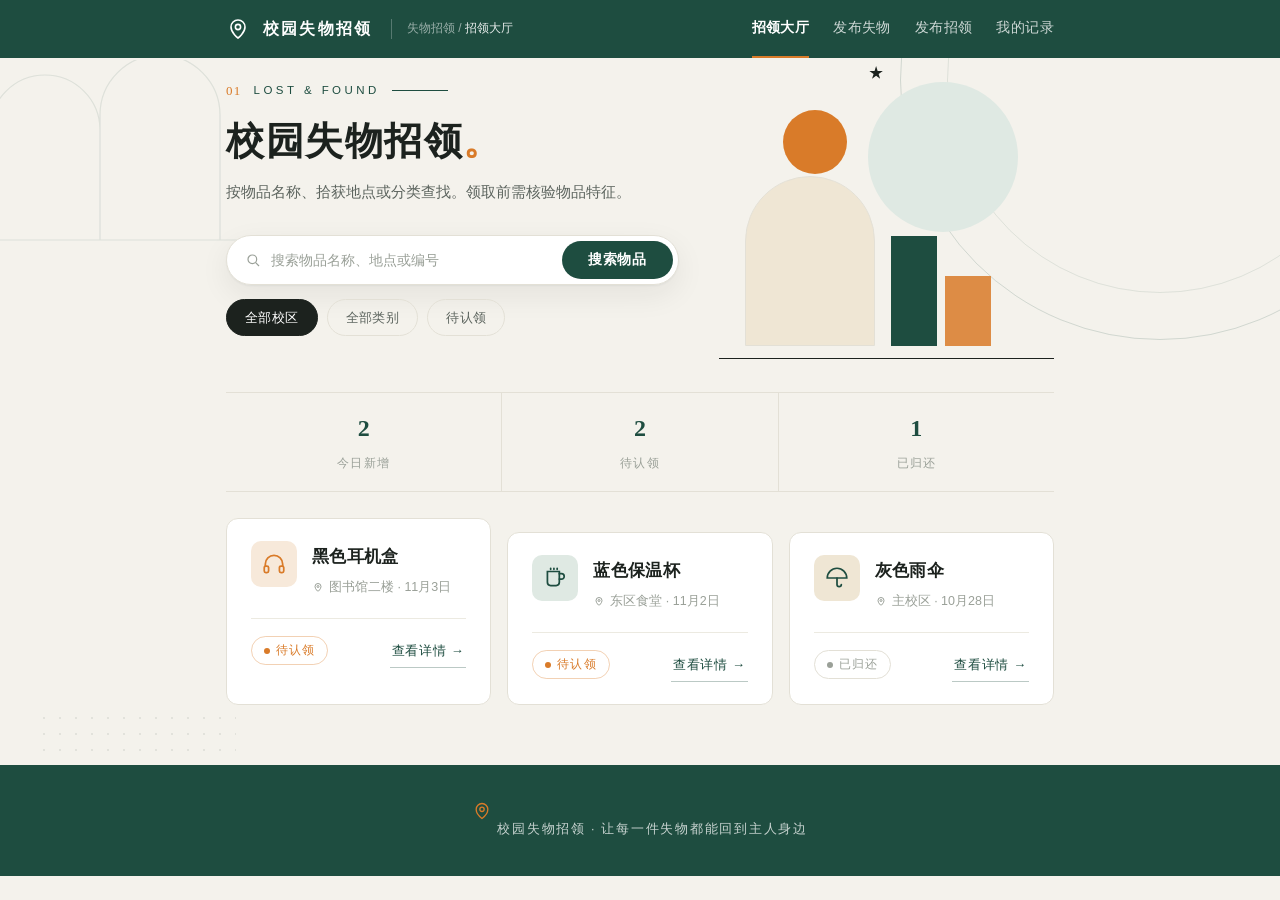
<file: index.html>
<!DOCTYPE html>
<html lang="zh-CN">
<head>
<meta charset="UTF-8">
<meta name="viewport" content="width=device-width, initial-scale=1.0">
<title>招领大厅 · 校园失物招领</title>
<link rel="stylesheet" href="css/style.css">
</head>
<body>
<div class="deco">
  <div class="d-circle"></div>
  <div class="d-dots"></div>
  <svg class="d-arch" viewBox="0 0 300 200" fill="none" stroke-width="1.2"><path d="M20 180 V70 a55 55 0 0 1 110 0 V180 M130 180 V55 a60 60 0 0 1 120 0 V180"/><line x1="0" y1="180" x2="300" y2="180"/></svg>
</div>

<header class="site"><div class="nav-in">
  <svg class="mark" viewBox="0 0 24 24" fill="none" stroke="currentColor" stroke-width="1.6"><path d="M12 21s-7-5.1-7-11a7 7 0 0 1 14 0c0 5.9-7 11-7 11z"/><circle cx="12" cy="10" r="2.6"/></svg>
  <div class="brand">校园失物招领</div>
  <div class="crumb">失物招领 / <b>招领大厅</b></div>
  <nav class="links">
    <a class="on" href="index.html">招领大厅</a><a href="lost.html">发布失物</a><a href="found.html">发布招领</a><a href="records.html">我的记录</a>
  </nav>
</div></header>

<main class="wrap">
  <div class="hero">
    <div>
      <div class="kicker" data-n="01">Lost &amp; Found</div>
      <h1 class="title">校园失物招领<span class="dot">。</span></h1>
      <p class="sub">按物品名称、拾获地点或分类查找。领取前需核验物品特征。</p>
      <div class="search">
        <svg viewBox="0 0 24 24" fill="none" stroke="currentColor" stroke-width="1.8"><circle cx="11" cy="11" r="6.5"/><path d="M16 16l5 5"/></svg>
        <input id="searchInput" placeholder="搜索物品名称、地点或编号">
        <button id="searchBtn">搜索物品</button>
      </div>
      <div class="chips">
        <span class="chip on" data-filter="all">全部校区</span>
        <span class="chip" data-filter="all">全部类别</span>
        <span class="chip" data-filter="wait">待认领</span>
      </div>
    </div>
    <div class="hero-art">
      <div class="a-circle"></div>
      <div class="a-sun"></div>
      <div class="a-star"></div>
      <div class="a-arch"></div>
      <div class="a-bar"></div>
      <div class="a-bar2"></div>
      <div class="a-line"></div>
    </div>
  </div>

  <div class="stats">
    <div class="stat"><b>2</b><span>今日新增</span></div>
    <div class="stat"><b>2</b><span>待认领</span></div>
    <div class="stat"><b>1</b><span>已归还</span></div>
  </div>

  <div class="grid" id="cardGrid">
    <div class="card item" data-name="黑色耳机盒" data-place="主校区 图书馆二楼" data-status="wait">
      <div class="top">
        <div class="gi amber"><svg viewBox="0 0 24 24" fill="none" stroke="currentColor" stroke-width="1.6" stroke-linecap="round"><path d="M4 14v-2a8 8 0 0 1 16 0v2"/><rect x="3" y="14" width="4" height="6" rx="1.5"/><rect x="17" y="14" width="4" height="6" rx="1.5"/></svg></div>
        <div><h3>黑色耳机盒</h3><div class="meta"><svg viewBox="0 0 24 24" fill="none" stroke="currentColor" stroke-width="2"><path d="M12 21s-6-5-6-10a6 6 0 0 1 12 0c0 5-6 10-6 10z"/><circle cx="12" cy="11" r="2"/></svg>图书馆二楼 · 11月3日</div></div>
      </div>
      <div class="foot"><span class="tag wait">待认领</span><a class="btn-mini" href="detail.html">查看详情 →</a></div>
    </div>
    <div class="card item" data-name="蓝色保温杯" data-place="东区食堂" data-status="wait">
      <div class="top">
        <div class="gi"><svg viewBox="0 0 24 24" fill="none" stroke="currentColor" stroke-width="1.6" stroke-linecap="round"><path d="M5 6h11v10a3 3 0 0 1-3 3H8a3 3 0 0 1-3-3V6z"/><path d="M16 8h2a2.5 2.5 0 0 1 0 5h-2"/><path d="M8 3v1M11 3v1M14 3v1"/></svg></div>
        <div><h3>蓝色保温杯</h3><div class="meta"><svg viewBox="0 0 24 24" fill="none" stroke="currentColor" stroke-width="2"><path d="M12 21s-6-5-6-10a6 6 0 0 1 12 0c0 5-6 10-6 10z"/><circle cx="12" cy="11" r="2"/></svg>东区食堂 · 11月2日</div></div>
      </div>
      <div class="foot"><span class="tag wait">待认领</span><a class="btn-mini" href="detail.html">查看详情 →</a></div>
    </div>
    <div class="card item" data-name="灰色雨伞" data-place="主校区" data-status="done">
      <div class="top">
        <div class="gi sand"><svg viewBox="0 0 24 24" fill="none" stroke="currentColor" stroke-width="1.6" stroke-linecap="round"><path d="M12 3a9 9 0 0 1 9 9H3a9 9 0 0 1 9-9z"/><path d="M12 12v6a2 2 0 0 0 4 0"/></svg></div>
        <div><h3>灰色雨伞</h3><div class="meta"><svg viewBox="0 0 24 24" fill="none" stroke="currentColor" stroke-width="2"><path d="M12 21s-6-5-6-10a6 6 0 0 1 12 0c0 5-6 10-6 10z"/><circle cx="12" cy="11" r="2"/></svg>主校区 · 10月28日</div></div>
      </div>
      <div class="foot"><span class="tag done">已归还</span><a class="btn-mini" href="detail.html">查看详情 →</a></div>
    </div>
  </div>

  <p class="empty" id="emptyState" hidden>没有找到匹配的物品 — 换个关键词，或点「全部校区」重置筛选。</p>
</main>

<footer>
  <svg class="f-mark" viewBox="0 0 24 24" fill="none" stroke="currentColor" stroke-width="1.6"><path d="M12 21s-7-5.1-7-11a7 7 0 0 1 14 0c0 5.9-7 11-7 11z"/><circle cx="12" cy="10" r="2.6"/></svg>
  校园失物招领 · 让每一件失物都能回到主人身边
</footer>
<script src="js/app.js"></script>
</body>
</html>
</file>
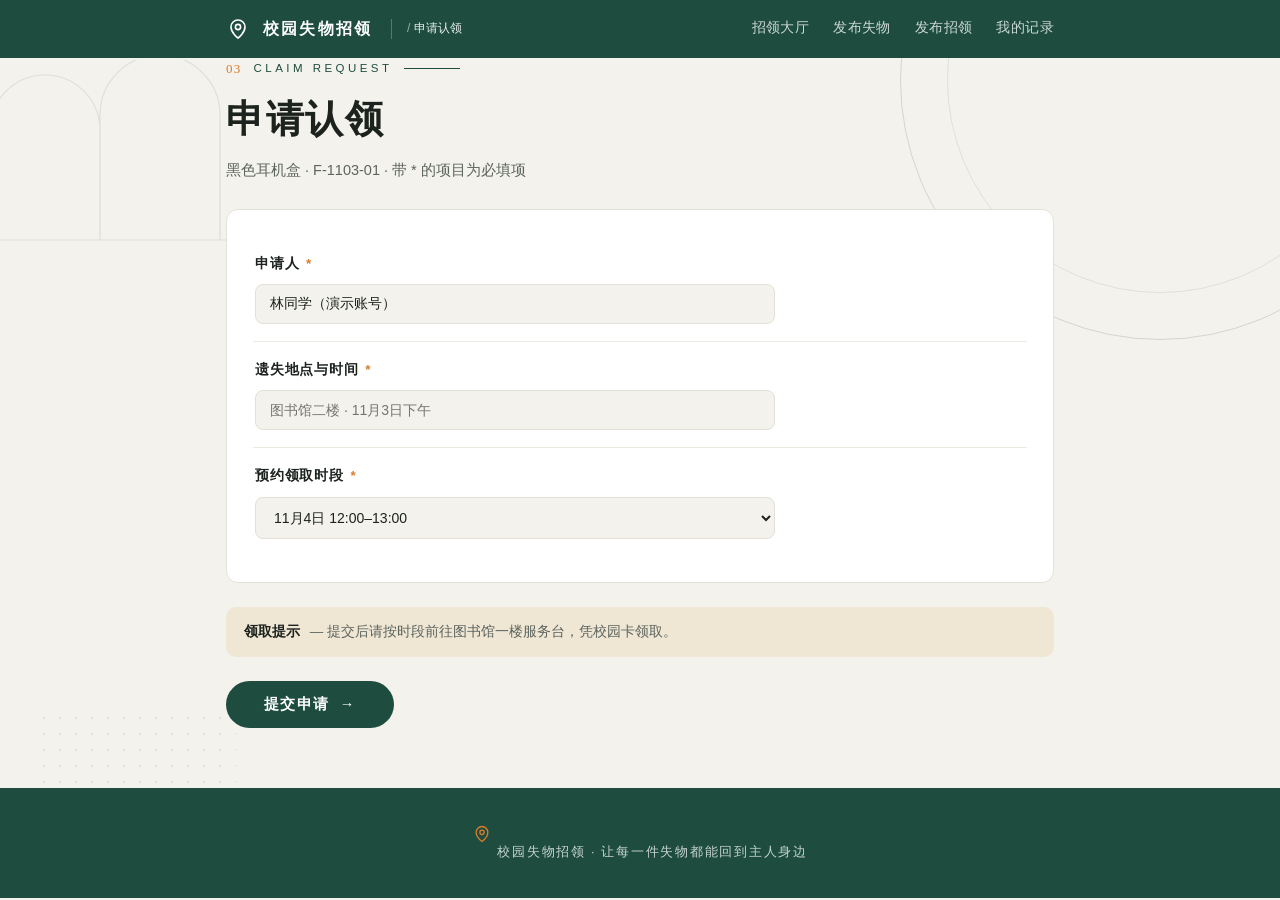
<file: apply.html>
<!DOCTYPE html>
<html lang="zh-CN">
<head>
<meta charset="UTF-8">
<meta name="viewport" content="width=device-width, initial-scale=1.0">
<title>申请认领 · 校园失物招领</title>
<link rel="stylesheet" href="css/style.css">
</head>
<body>
<div class="deco">
  <div class="d-circle"></div>
  <div class="d-dots"></div>
  <svg class="d-arch" viewBox="0 0 300 200" fill="none" stroke-width="1.2"><path d="M20 180 V70 a55 55 0 0 1 110 0 V180 M130 180 V55 a60 60 0 0 1 120 0 V180"/><line x1="0" y1="180" x2="300" y2="180"/></svg>
</div>

<header class="site"><div class="nav-in">
  <svg class="mark" viewBox="0 0 24 24" fill="none" stroke="currentColor" stroke-width="1.6"><path d="M12 21s-7-5.1-7-11a7 7 0 0 1 14 0c0 5.9-7 11-7 11z"/><circle cx="12" cy="10" r="2.6"/></svg>
  <div class="brand">校园失物招领</div>
  <div class="crumb">/ <b>申请认领</b></div>
  <nav class="links">
    <a href="index.html">招领大厅</a><a href="lost.html">发布失物</a><a href="found.html">发布招领</a><a href="records.html">我的记录</a>
  </nav>
</div></header>

<main class="wrap">
  <div class="kicker" data-n="03">Claim Request</div>
  <h1 class="title">申请认领</h1>
  <p class="sub">黑色耳机盒 · F-1103-01 · 带 <span style="color:var(--amber)">*</span> 的项目为必填项</p>

  <div class="card" style="margin-top:26px">
    <div class="field"><label>申请人 <i>*</i></label><input value="林同学（演示账号）"></div>
    <div class="field"><label>遗失地点与时间 <i>*</i></label><input placeholder="图书馆二楼 · 11月3日下午"></div>
    <div class="field"><label>预约领取时段 <i>*</i></label>
      <select><option>11月4日 12:00–13:00</option><option>11月4日 17:00–18:00</option><option>11月5日 12:00–13:00</option></select>
    </div>
  </div>

  <div class="notice"><b>领取提示</b> — 提交后请按时段前往图书馆一楼服务台，凭校园卡领取。</div>
  <button class="btn">提交申请</button>
</main>

<footer>
  <svg class="f-mark" viewBox="0 0 24 24" fill="none" stroke="currentColor" stroke-width="1.6"><path d="M12 21s-7-5.1-7-11a7 7 0 0 1 14 0c0 5.9-7 11-7 11z"/><circle cx="12" cy="10" r="2.6"/></svg>
  校园失物招领 · 让每一件失物都能回到主人身边
</footer>
</body>
</html>
</file>
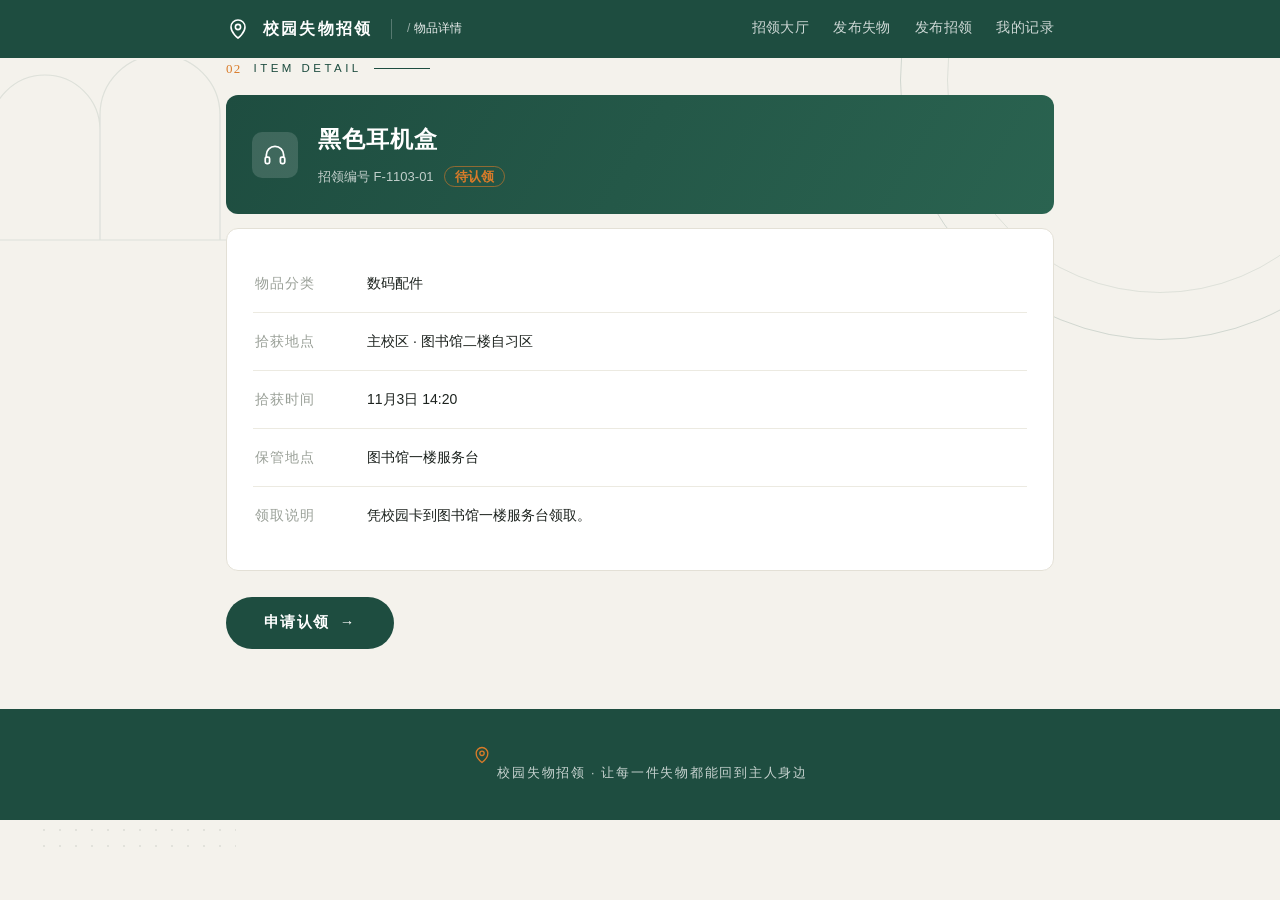
<file: detail.html>
<!DOCTYPE html>
<html lang="zh-CN">
<head>
<meta charset="UTF-8">
<meta name="viewport" content="width=device-width, initial-scale=1.0">
<title>物品详情 · 校园失物招领</title>
<link rel="stylesheet" href="css/style.css">
</head>
<body>
<div class="deco">
  <div class="d-circle"></div>
  <div class="d-dots"></div>
  <svg class="d-arch" viewBox="0 0 300 200" fill="none" stroke-width="1.2"><path d="M20 180 V70 a55 55 0 0 1 110 0 V180 M130 180 V55 a60 60 0 0 1 120 0 V180"/><line x1="0" y1="180" x2="300" y2="180"/></svg>
</div>

<header class="site"><div class="nav-in">
  <svg class="mark" viewBox="0 0 24 24" fill="none" stroke="currentColor" stroke-width="1.6"><path d="M12 21s-7-5.1-7-11a7 7 0 0 1 14 0c0 5.9-7 11-7 11z"/><circle cx="12" cy="10" r="2.6"/></svg>
  <div class="brand">校园失物招领</div>
  <div class="crumb">/ <b>物品详情</b></div>
  <nav class="links">
    <a href="index.html">招领大厅</a><a href="lost.html">发布失物</a><a href="found.html">发布招领</a><a href="records.html">我的记录</a>
  </nav>
</div></header>

<main class="wrap">
  <div class="kicker" data-n="02">Item Detail</div>
  <div class="card hero-card">
    <div class="gi"><svg viewBox="0 0 24 24" fill="none" stroke="currentColor" stroke-width="1.6" stroke-linecap="round"><path d="M4 14v-2a8 8 0 0 1 16 0v2"/><rect x="3" y="14" width="4" height="6" rx="1.5"/><rect x="17" y="14" width="4" height="6" rx="1.5"/></svg></div>
    <div><h2>黑色耳机盒</h2>
      <div class="no">招领编号 F-1103-01<b>待认领</b></div></div>
  </div>

  <div class="card rows" style="margin-top:14px">
    <div class="r"><span class="k">物品分类</span><span class="v">数码配件</span></div>
    <div class="r"><span class="k">拾获地点</span><span class="v">主校区 · 图书馆二楼自习区</span></div>
    <div class="r"><span class="k">拾获时间</span><span class="v">11月3日 14:20</span></div>
    <div class="r"><span class="k">保管地点</span><span class="v">图书馆一楼服务台</span></div>
    <div class="r"><span class="k">领取说明</span><span class="v">凭校园卡到图书馆一楼服务台领取。</span></div>
  </div>

  <div style="margin-top:26px"><a class="btn" href="apply.html">申请认领</a></div>
</main>

<footer>
  <svg class="f-mark" viewBox="0 0 24 24" fill="none" stroke="currentColor" stroke-width="1.6"><path d="M12 21s-7-5.1-7-11a7 7 0 0 1 14 0c0 5.9-7 11-7 11z"/><circle cx="12" cy="10" r="2.6"/></svg>
  校园失物招领 · 让每一件失物都能回到主人身边
</footer>
</body>
</html>
</file>
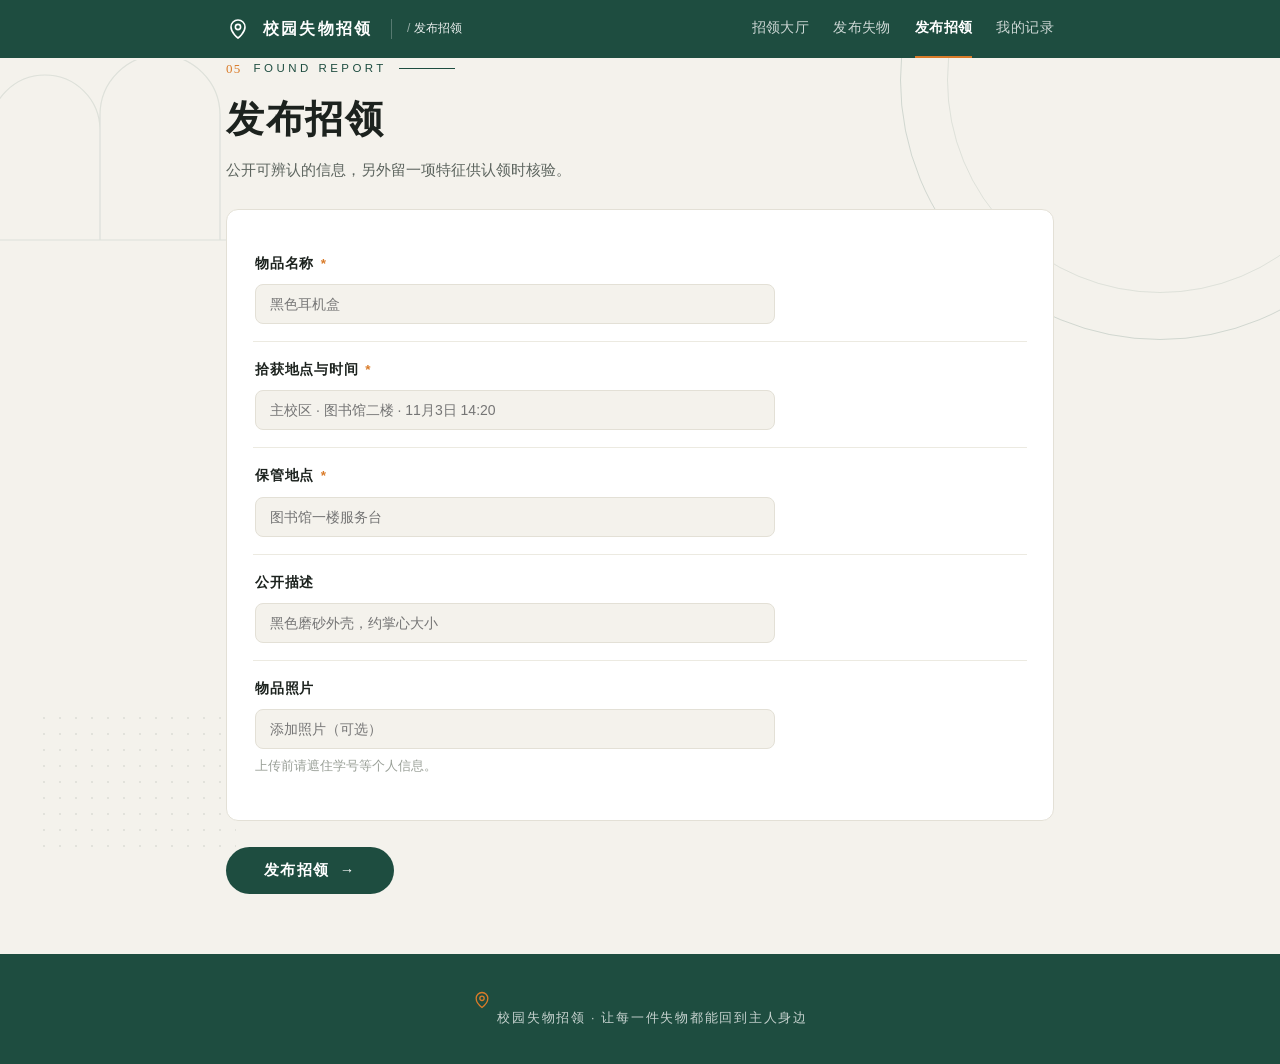
<file: found.html>
<!DOCTYPE html>
<html lang="zh-CN">
<head>
<meta charset="UTF-8">
<meta name="viewport" content="width=device-width, initial-scale=1.0">
<title>发布招领 · 校园失物招领</title>
<link rel="stylesheet" href="css/style.css">
</head>
<body>
<div class="deco">
  <div class="d-circle"></div>
  <div class="d-dots"></div>
  <svg class="d-arch" viewBox="0 0 300 200" fill="none" stroke-width="1.2"><path d="M20 180 V70 a55 55 0 0 1 110 0 V180 M130 180 V55 a60 60 0 0 1 120 0 V180"/><line x1="0" y1="180" x2="300" y2="180"/></svg>
</div>

<header class="site"><div class="nav-in">
  <svg class="mark" viewBox="0 0 24 24" fill="none" stroke="currentColor" stroke-width="1.6"><path d="M12 21s-7-5.1-7-11a7 7 0 0 1 14 0c0 5.9-7 11-7 11z"/><circle cx="12" cy="10" r="2.6"/></svg>
  <div class="brand">校园失物招领</div>
  <div class="crumb">/ <b>发布招领</b></div>
  <nav class="links">
    <a href="index.html">招领大厅</a><a href="lost.html">发布失物</a><a class="on" href="found.html">发布招领</a><a href="records.html">我的记录</a>
  </nav>
</div></header>

<main class="wrap">
  <div class="kicker" data-n="05">Found Report</div>
  <h1 class="title">发布招领</h1>
  <p class="sub">公开可辨认的信息，另外留一项特征供认领时核验。</p>

  <div class="card" style="margin-top:26px">
    <div class="field"><label>物品名称 <i>*</i></label><input placeholder="黑色耳机盒"></div>
    <div class="field"><label>拾获地点与时间 <i>*</i></label><input placeholder="主校区 · 图书馆二楼 · 11月3日 14:20"></div>
    <div class="field"><label>保管地点 <i>*</i></label><input placeholder="图书馆一楼服务台"></div>
    <div class="field"><label>公开描述</label><input placeholder="黑色磨砂外壳，约掌心大小"></div>
    <div class="field"><label>物品照片</label><input placeholder="添加照片（可选）"><div class="aside">上传前请遮住学号等个人信息。</div></div>
  </div>

  <div style="margin-top:26px"><button class="btn">发布招领</button></div>
</main>

<footer>
  <svg class="f-mark" viewBox="0 0 24 24" fill="none" stroke="currentColor" stroke-width="1.6"><path d="M12 21s-7-5.1-7-11a7 7 0 0 1 14 0c0 5.9-7 11-7 11z"/><circle cx="12" cy="10" r="2.6"/></svg>
  校园失物招领 · 让每一件失物都能回到主人身边
</footer>
</body>
</html>
</file>
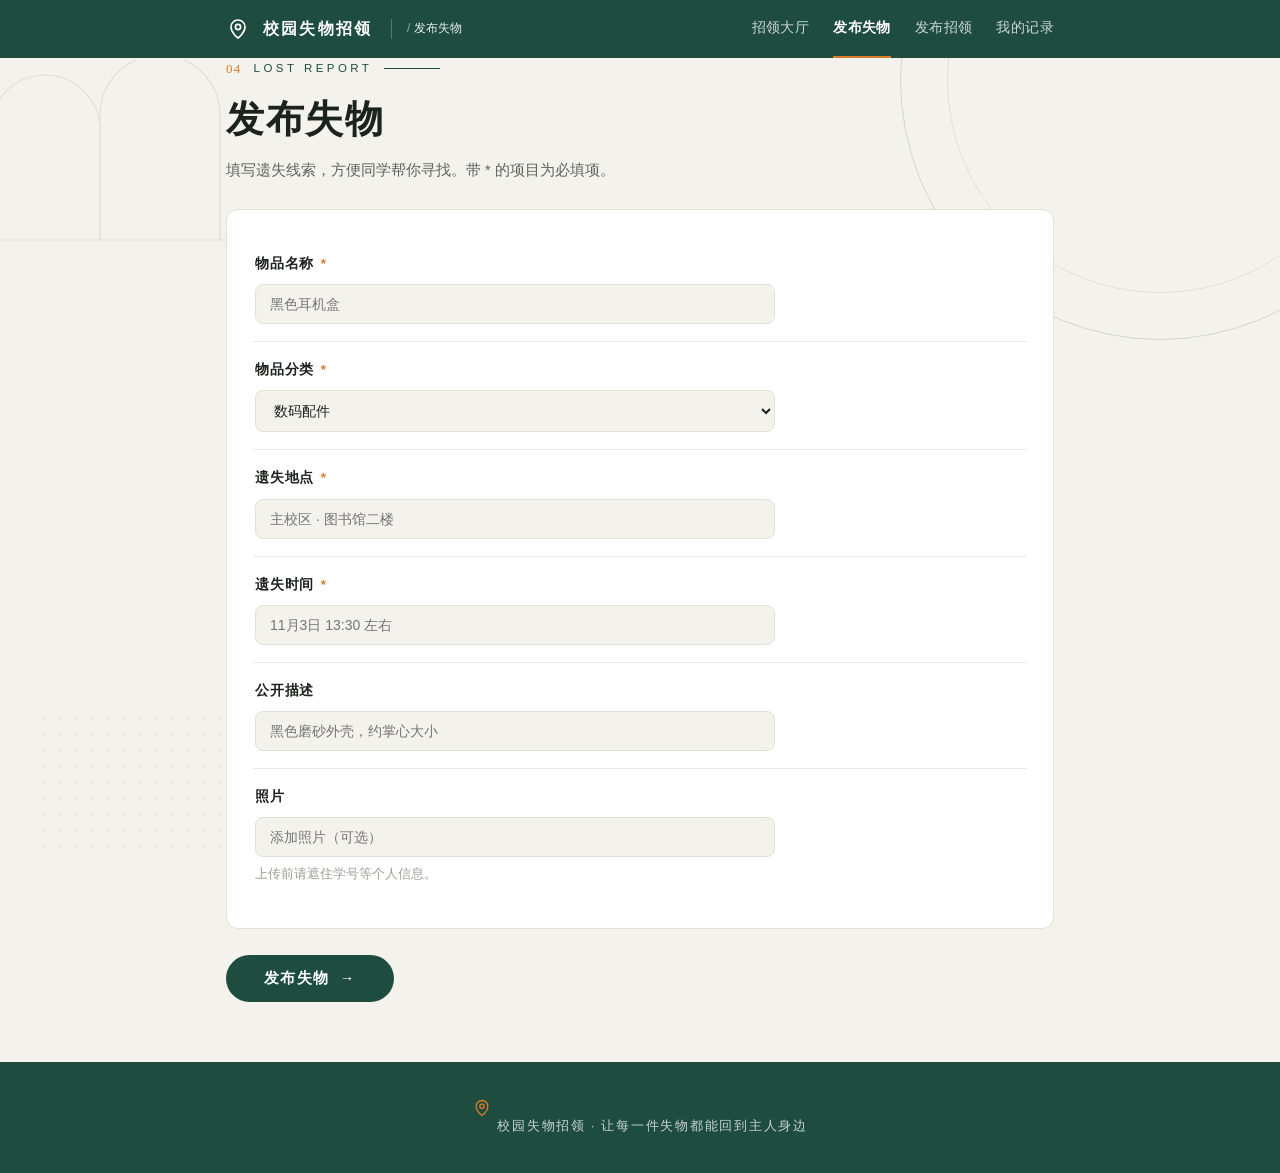
<file: lost.html>
<!DOCTYPE html>
<html lang="zh-CN">
<head>
<meta charset="UTF-8">
<meta name="viewport" content="width=device-width, initial-scale=1.0">
<title>发布失物 · 校园失物招领</title>
<link rel="stylesheet" href="css/style.css">
</head>
<body>
<div class="deco">
  <div class="d-circle"></div>
  <div class="d-dots"></div>
  <svg class="d-arch" viewBox="0 0 300 200" fill="none" stroke-width="1.2"><path d="M20 180 V70 a55 55 0 0 1 110 0 V180 M130 180 V55 a60 60 0 0 1 120 0 V180"/><line x1="0" y1="180" x2="300" y2="180"/></svg>
</div>

<header class="site"><div class="nav-in">
  <svg class="mark" viewBox="0 0 24 24" fill="none" stroke="currentColor" stroke-width="1.6"><path d="M12 21s-7-5.1-7-11a7 7 0 0 1 14 0c0 5.9-7 11-7 11z"/><circle cx="12" cy="10" r="2.6"/></svg>
  <div class="brand">校园失物招领</div>
  <div class="crumb">/ <b>发布失物</b></div>
  <nav class="links">
    <a href="index.html">招领大厅</a><a class="on" href="lost.html">发布失物</a><a href="found.html">发布招领</a><a href="records.html">我的记录</a>
  </nav>
</div></header>

<main class="wrap">
  <div class="kicker" data-n="04">Lost Report</div>
  <h1 class="title">发布失物</h1>
  <p class="sub">填写遗失线索，方便同学帮你寻找。带 <span style="color:var(--amber)">*</span> 的项目为必填项。</p>

  <div class="card" style="margin-top:26px">
    <div class="field"><label>物品名称 <i>*</i></label><input placeholder="黑色耳机盒"></div>
    <div class="field"><label>物品分类 <i>*</i></label>
      <select><option>数码配件</option><option>生活物品</option><option>书籍证件</option><option>钥匙卡类</option><option>其他</option></select>
    </div>
    <div class="field"><label>遗失地点 <i>*</i></label><input placeholder="主校区 · 图书馆二楼"></div>
    <div class="field"><label>遗失时间 <i>*</i></label><input placeholder="11月3日 13:30 左右"></div>
    <div class="field"><label>公开描述</label><input placeholder="黑色磨砂外壳，约掌心大小"></div>
    <div class="field"><label>照片</label><input placeholder="添加照片（可选）"><div class="aside">上传前请遮住学号等个人信息。</div></div>
  </div>

  <div style="margin-top:26px"><button class="btn">发布失物</button></div>
</main>

<footer>
  <svg class="f-mark" viewBox="0 0 24 24" fill="none" stroke="currentColor" stroke-width="1.6"><path d="M12 21s-7-5.1-7-11a7 7 0 0 1 14 0c0 5.9-7 11-7 11z"/><circle cx="12" cy="10" r="2.6"/></svg>
  校园失物招领 · 让每一件失物都能回到主人身边
</footer>
</body>
</html>
</file>
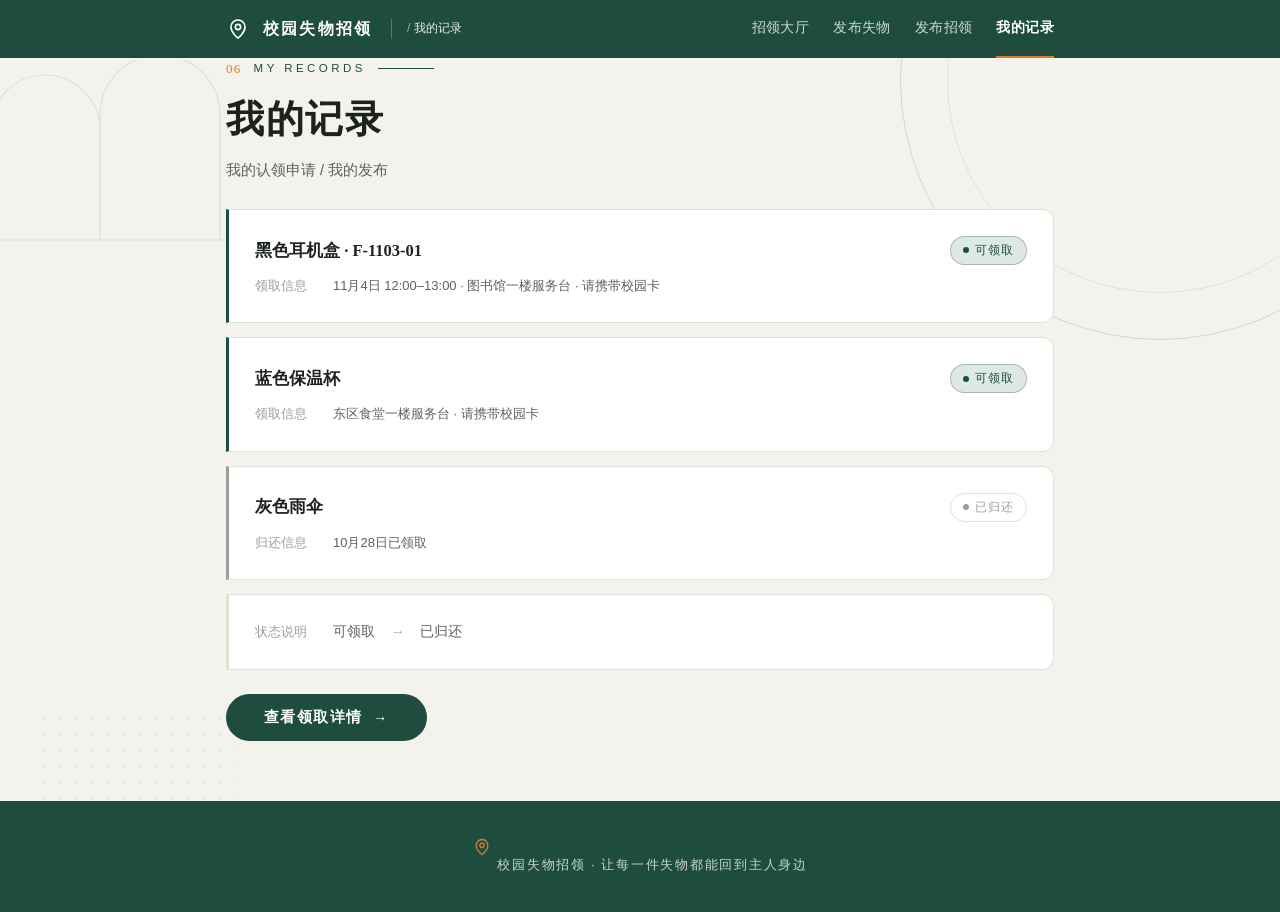
<file: records.html>
<!DOCTYPE html>
<html lang="zh-CN">
<head>
<meta charset="UTF-8">
<meta name="viewport" content="width=device-width, initial-scale=1.0">
<title>我的记录 · 校园失物招领</title>
<link rel="stylesheet" href="css/style.css">
</head>
<body>
<div class="deco">
  <div class="d-circle"></div>
  <div class="d-dots"></div>
  <svg class="d-arch" viewBox="0 0 300 200" fill="none" stroke-width="1.2"><path d="M20 180 V70 a55 55 0 0 1 110 0 V180 M130 180 V55 a60 60 0 0 1 120 0 V180"/><line x1="0" y1="180" x2="300" y2="180"/></svg>
</div>

<header class="site"><div class="nav-in">
  <svg class="mark" viewBox="0 0 24 24" fill="none" stroke="currentColor" stroke-width="1.6"><path d="M12 21s-7-5.1-7-11a7 7 0 0 1 14 0c0 5.9-7 11-7 11z"/><circle cx="12" cy="10" r="2.6"/></svg>
  <div class="brand">校园失物招领</div>
  <div class="crumb">/ <b>我的记录</b></div>
  <nav class="links">
    <a href="index.html">招领大厅</a><a href="lost.html">发布失物</a><a href="found.html">发布招领</a><a class="on" href="records.html">我的记录</a>
  </nav>
</div></header>

<main class="wrap">
  <div class="kicker" data-n="06">My Records</div>
  <h1 class="title">我的记录</h1>
  <p class="sub">我的认领申请 / 我的发布</p>

  <div style="margin-top:26px">
  <div class="card rec ok">
    <div class="l1">黑色耳机盒 · F-1103-01 <span class="tag ok">可领取</span></div>
    <div class="li"><b>领取信息</b>11月4日 12:00–13:00 · 图书馆一楼服务台 · 请携带校园卡</div>
  </div>
  <div class="card rec ok">
    <div class="l1">蓝色保温杯 <span class="tag ok">可领取</span></div>
    <div class="li"><b>领取信息</b>东区食堂一楼服务台 · 请携带校园卡</div>
  </div>
  <div class="card rec g">
    <div class="l1">灰色雨伞 <span class="tag done">已归还</span></div>
    <div class="li"><b>归还信息</b>10月28日已领取</div>
  </div>
  <div class="card rec">
    <div class="li" style="margin-top:0"><b>状态说明</b><span class="flow">可领取 <span class="sep">→</span> 已归还</span></div>
  </div>
  </div>

  <div style="margin-top:24px"><button class="btn">查看领取详情</button></div>
</main>

<footer>
  <svg class="f-mark" viewBox="0 0 24 24" fill="none" stroke="currentColor" stroke-width="1.6"><path d="M12 21s-7-5.1-7-11a7 7 0 0 1 14 0c0 5.9-7 11-7 11z"/><circle cx="12" cy="10" r="2.6"/></svg>
  校园失物招领 · 让每一件失物都能回到主人身边
</footer>
</body>
</html>
</file>
<file: css/style.css>
/* 校园失物招领 · v3 编辑杂志风设计系统 */
:root{
  --paper:#F4F2EC;
  --card:#FFFFFF;
  --line:#E3E0D6;
  --line-soft:#ECEAE1;
  --ink:#1C221E;
  --ink2:#5C645E;
  --ink3:#9AA098;
  --brand:#1E4D40;
  --brand-deep:#143629;
  --brand-bg:#DFE9E3;
  --accent:#D97B29;
  --accent-bg:#F7E9DA;
  --sand:#EFE6D4;
  --shadow:0 1px 2px rgba(28,34,30,.05), 0 10px 30px rgba(28,34,30,.07);
  --serif:"Source Han Serif SC","Noto Serif SC","Songti SC","SimSun",Georgia,serif;
  --sans:"PingFang SC","Microsoft YaHei",-apple-system,"Segoe UI",sans-serif;
}
*{margin:0;padding:0;box-sizing:border-box}
html{-webkit-font-smoothing:antialiased;text-rendering:optimizeLegibility}
body{font-family:var(--sans);color:var(--ink);min-height:100vh;line-height:1.65;background:var(--paper)}

/* 背景：细点阵 + 大圆弧 + 拱廊线稿，三层叠加 */
.deco{position:fixed;inset:0;pointer-events:none;z-index:0;overflow:hidden}
.deco .d-circle{position:absolute;top:-180px;right:-140px;width:520px;height:520px;border-radius:50%;
  border:1.5px solid rgba(30,77,64,.16)}
.deco .d-circle::after{content:"";position:absolute;inset:46px;border-radius:50%;border:1px solid rgba(30,77,64,.10)}
.deco .d-dots{position:absolute;bottom:40px;left:36px;width:200px;height:150px;opacity:.28;
  background-image:radial-gradient(rgba(28,34,30,.28) 1.2px, transparent 1.2px);background-size:16px 16px}
.deco .d-arch{position:absolute;top:60px;left:-30px;width:300px;opacity:.10;stroke:#1E4D40}
main,header.site,footer{position:relative;z-index:1}

.wrap{max-width:880px;margin:0 auto;padding:0 26px}

/* ====== 顶栏 ====== */
header.site{background:var(--brand);color:#fff}
.nav-in{max-width:880px;margin:0 auto;padding:0 26px;height:58px;display:flex;align-items:center;gap:13px}
.mark{width:24px;height:24px;color:#fff;flex-shrink:0}
.brand{font-family:var(--serif);font-size:15.5px;font-weight:700;letter-spacing:.14em}
.crumb{font-size:12px;color:rgba(255,255,255,.55);margin-left:6px;padding-left:15px;border-left:1px solid rgba(255,255,255,.25)}
.crumb b{color:rgba(255,255,255,.9);font-weight:500}
.links{margin-left:auto;display:flex;gap:24px;height:100%}
.links a{display:flex;align-items:center;font-size:13.5px;color:rgba(255,255,255,.78);text-decoration:none;
  letter-spacing:.03em;border-bottom:2px solid transparent;transition:color .15s}
.links a:hover{color:#fff}
.links a.on{color:#fff;font-weight:600;border-bottom-color:var(--accent)}

/* ====== 页头 ====== */
main{padding:52px 0 80px}
.kicker{display:flex;align-items:center;gap:12px;font-size:11.5px;letter-spacing:.3em;color:var(--brand);text-transform:uppercase;margin-bottom:16px}
.kicker::before{content:attr(data-n);font-family:var(--serif);font-size:13px;color:var(--accent);letter-spacing:.1em}
.kicker::after{content:"";flex:0 0 56px;height:1px;background:var(--brand)}
h1.title{font-family:var(--serif);font-size:38px;font-weight:700;letter-spacing:.04em;line-height:1.3}
h1.title .dot{color:var(--accent)}
.sub{margin-top:14px;font-size:14.5px;color:var(--ink2);max-width:540px}

/* ====== 首页 hero ====== */
.hero{display:grid;grid-template-columns:1.15fr .85fr;gap:40px;align-items:center;margin-bottom:8px}
@media(max-width:720px){.hero{grid-template-columns:1fr}.hero-art{display:none}}
.stats{display:flex;margin-top:34px;border-top:1px solid var(--line);border-bottom:1px solid var(--line)}
.stat{flex:1;padding:16px 4px;text-align:center}
.stat+.stat{border-left:1px solid var(--line)}
.stat b{display:block;font-family:var(--serif);font-size:24px;font-weight:700;color:var(--brand)}
.stat span{font-size:12px;color:var(--ink3);letter-spacing:.1em}

/* 几何装饰构图（右上） */
.hero-art{position:relative;height:300px}
.hero-art .a-circle{position:absolute;top:24px;right:36px;width:150px;height:150px;border-radius:50%;background:var(--brand-bg)}
.hero-art .a-arch{position:absolute;bottom:12px;left:26px;width:130px;height:170px;border-radius:65px 65px 0 0;background:var(--sand);border:1px solid var(--line)}
.hero-art .a-bar{position:absolute;bottom:12px;left:172px;width:46px;height:110px;background:var(--brand)}
.hero-art .a-bar2{position:absolute;bottom:12px;left:226px;width:46px;height:70px;background:var(--accent);opacity:.85}
.hero-art .a-sun{position:absolute;top:52px;left:64px;width:64px;height:64px;border-radius:50%;background:var(--accent)}
.hero-art .a-line{position:absolute;bottom:-1px;left:0;right:0;height:1px;background:var(--ink)}
.hero-art .a-star{position:absolute;top:8px;left:150px;width:14px;height:14px;background:var(--ink);
  clip-path:polygon(50% 0,61% 35%,98% 35%,68% 57%,79% 91%,50% 70%,21% 91%,32% 57%,2% 35%,39% 35%)}

/* ====== 卡片 ====== */
.card{background:var(--card);border:1px solid var(--line);border-radius:12px;padding:26px}
.card+.card{margin-top:14px}
.grid{display:grid;grid-template-columns:repeat(auto-fill,minmax(250px,1fr));gap:16px;margin-top:26px}

.item{padding:22px 24px;position:relative;overflow:hidden;transition:transform .18s,box-shadow .18s}
.item::before{content:"";position:absolute;top:0;left:0;right:0;height:3px;background:var(--brand);transform:scaleX(0);transform-origin:left;transition:transform .25s}
.item:hover{transform:translateY(-4px);box-shadow:var(--shadow)}
.item:hover::before{transform:scaleX(1)}
.item .top{display:flex;gap:15px;align-items:flex-start}
.gi{width:46px;height:46px;color:var(--brand);flex-shrink:0;padding:10px;border-radius:10px;background:var(--brand-bg)}
.gi.sand{background:var(--sand)}
.gi.amber{background:var(--accent-bg);color:var(--accent)}
.gi svg{width:100%;height:100%;display:block}
.item h3{font-family:var(--serif);font-size:17px;font-weight:700;margin:2px 0 6px;letter-spacing:.02em}
.item .meta{font-size:12.5px;color:var(--ink3);display:flex;align-items:center;gap:5px}
.item .meta svg{width:12px;height:12px}
.item .foot{display:flex;justify-content:space-between;align-items:center;margin-top:20px;padding-top:15px;border-top:1px solid var(--line-soft)}

/* 搜索无结果时的空状态 */
.empty{margin-top:28px;padding:34px 24px;text-align:center;font-size:13.5px;color:var(--ink3);
  border:1px dashed var(--line);border-radius:12px;background:rgba(255,255,255,.5)}

/* 状态标签：圆点 + 细边 */
.tag{display:inline-flex;align-items:center;gap:6px;font-size:11.5px;letter-spacing:.1em;padding:4px 12px;border-radius:999px;font-weight:500}
.tag::before{content:"";width:6px;height:6px;border-radius:50%;background:currentColor}
.tag.wait{color:var(--accent);border:1px solid rgba(217,123,41,.35)}
.tag.check{color:#A07530;border:1px solid rgba(160,117,48,.3);background:var(--sand)}
.tag.ok{color:var(--brand);border:1px solid rgba(30,77,64,.3);background:var(--brand-bg)}
.tag.done{color:var(--ink3);border:1px solid var(--line)}

a.btn-mini{font-size:13px;color:var(--brand);text-decoration:none;letter-spacing:.05em;font-weight:500;
  padding:6px 2px;border-bottom:1px solid rgba(30,77,64,.3);transition:.15s}
a.btn-mini:hover{border-bottom-color:var(--brand)}

/* ====== 按钮 ====== */
.btn{display:inline-flex;align-items:center;gap:10px;border:0;cursor:pointer;text-decoration:none;
  font-size:14.5px;font-weight:600;letter-spacing:.1em;color:#fff;padding:14px 38px;border-radius:999px;
  background:var(--brand);transition:background .15s,transform .15s}
.btn::after{content:"→";font-weight:400}
.btn:hover{background:var(--brand-deep);transform:translateX(2px)}
.btn.amber{background:var(--accent)}
.btn.amber:hover{background:#C26A1E}

/* ====== 搜索/筛选 ====== */
.search{display:flex;gap:10px;align-items:center;background:#fff;border:1px solid var(--line);
  border-radius:999px;padding:5px 5px 5px 18px;margin-top:30px;box-shadow:var(--shadow)}
.search svg{width:16px;height:16px;color:var(--ink3);flex-shrink:0}
.search input{flex:1;border:0;outline:0;font-size:14px;color:var(--ink);background:transparent;min-width:120px}
.search input::placeholder{color:var(--ink3)}
.search button{border:0;cursor:pointer;border-radius:999px;padding:10px 26px;font-size:13.5px;font-weight:600;letter-spacing:.06em;
  color:#fff;background:var(--brand)}
.search button:hover{background:var(--brand-deep)}
.chips{display:flex;gap:9px;flex-wrap:wrap;margin-top:14px}
.chip{font-size:13px;color:var(--ink2);background:transparent;border:1px solid var(--line);
  border-radius:999px;padding:7px 18px;cursor:pointer;letter-spacing:.03em;transition:.15s}
.chip.on{background:var(--ink);border-color:var(--ink);color:#fff}
.chip:hover{border-color:var(--ink);color:var(--ink)}
.chip.on:hover{color:#fff}

/* ====== 信息行 / 表单 ====== */
.rows .r{display:flex;padding:17px 2px;border-bottom:1px solid var(--line-soft);font-size:14px}
.rows .r:last-child{border-bottom:0}
.rows .k{width:112px;color:var(--ink3);flex-shrink:0;letter-spacing:.06em}
.rows .v{color:var(--ink)}
.field{padding:17px 2px;border-bottom:1px solid var(--line-soft)}
.field:last-child{border-bottom:0}
.field label{display:block;font-size:13.5px;font-weight:600;letter-spacing:.06em;margin-bottom:9px}
.field label i{color:var(--accent);font-style:normal;margin-left:2px}
.field input,.field select,.field textarea{width:100%;max-width:520px;font-family:inherit;font-size:14px;color:var(--ink);
  background:var(--paper);border:1px solid var(--line);border-radius:8px;padding:11px 14px;outline:0;transition:.15s}
.field input:focus,.field select:focus,.field textarea:focus{border-color:var(--brand);background:#fff;box-shadow:0 0 0 3px rgba(30,77,64,.1)}
.field .aside{font-size:12.5px;color:var(--ink3);margin-top:7px}
.notice{font-size:13.5px;color:var(--ink2);background:var(--sand);border-radius:10px;
  padding:14px 18px;margin:24px 0}
.notice b{color:var(--ink);font-weight:600;margin-right:6px}

/* ====== 详情头部 ====== */
.hero-card{display:flex;gap:20px;align-items:center;background:linear-gradient(120deg,var(--brand) 0%,#2A6350 100%);color:#fff;border:0}
.hero-card .gi{background:rgba(255,255,255,.14);color:#fff}
.hero-card h2{font-family:var(--serif);font-size:23px;font-weight:700;letter-spacing:.04em}
.hero-card .no{margin-top:7px;font-size:13px;color:rgba(255,255,255,.72)}
.hero-card .no b{color:var(--accent);font-weight:600;margin-left:10px;padding:2px 10px;border:1px solid rgba(217,123,41,.6);border-radius:999px}

/* ====== 我的记录 ====== */
.rec{border-left:3px solid var(--line);border-radius:0 12px 12px 0}
.rec.ok{border-left-color:var(--brand)}
.rec.y{border-left-color:var(--accent)}
.rec.g{border-left-color:var(--ink3)}
.rec .l1{display:flex;justify-content:space-between;align-items:center;font-family:var(--serif);font-size:16.5px;font-weight:700;margin-bottom:10px}
.rec .li{display:flex;font-size:13px;margin-top:5px;color:var(--ink2)}
.rec .li b{color:var(--ink3);font-weight:400;width:78px;flex-shrink:0}
.flow{font-size:13.5px;color:var(--ink2)}
.flow span{color:var(--brand);font-weight:600}
.flow .sep{color:var(--ink3);margin:0 12px}

/* ====== 页脚：深绿色块 ====== */
footer{margin-top:60px;background:var(--brand);color:rgba(255,255,255,.75);text-align:center;padding:36px 0;font-size:12.5px;letter-spacing:.14em}
footer .f-mark{width:20px;height:20px;color:var(--accent);margin:0 auto 12px}
@media(max-width:640px){
  .rows .k{width:92px}
  .links{gap:14px}
  .crumb{display:none}
  h1.title{font-size:30px}
  .d-circle,.d-dots{display:none}
}
</file>
